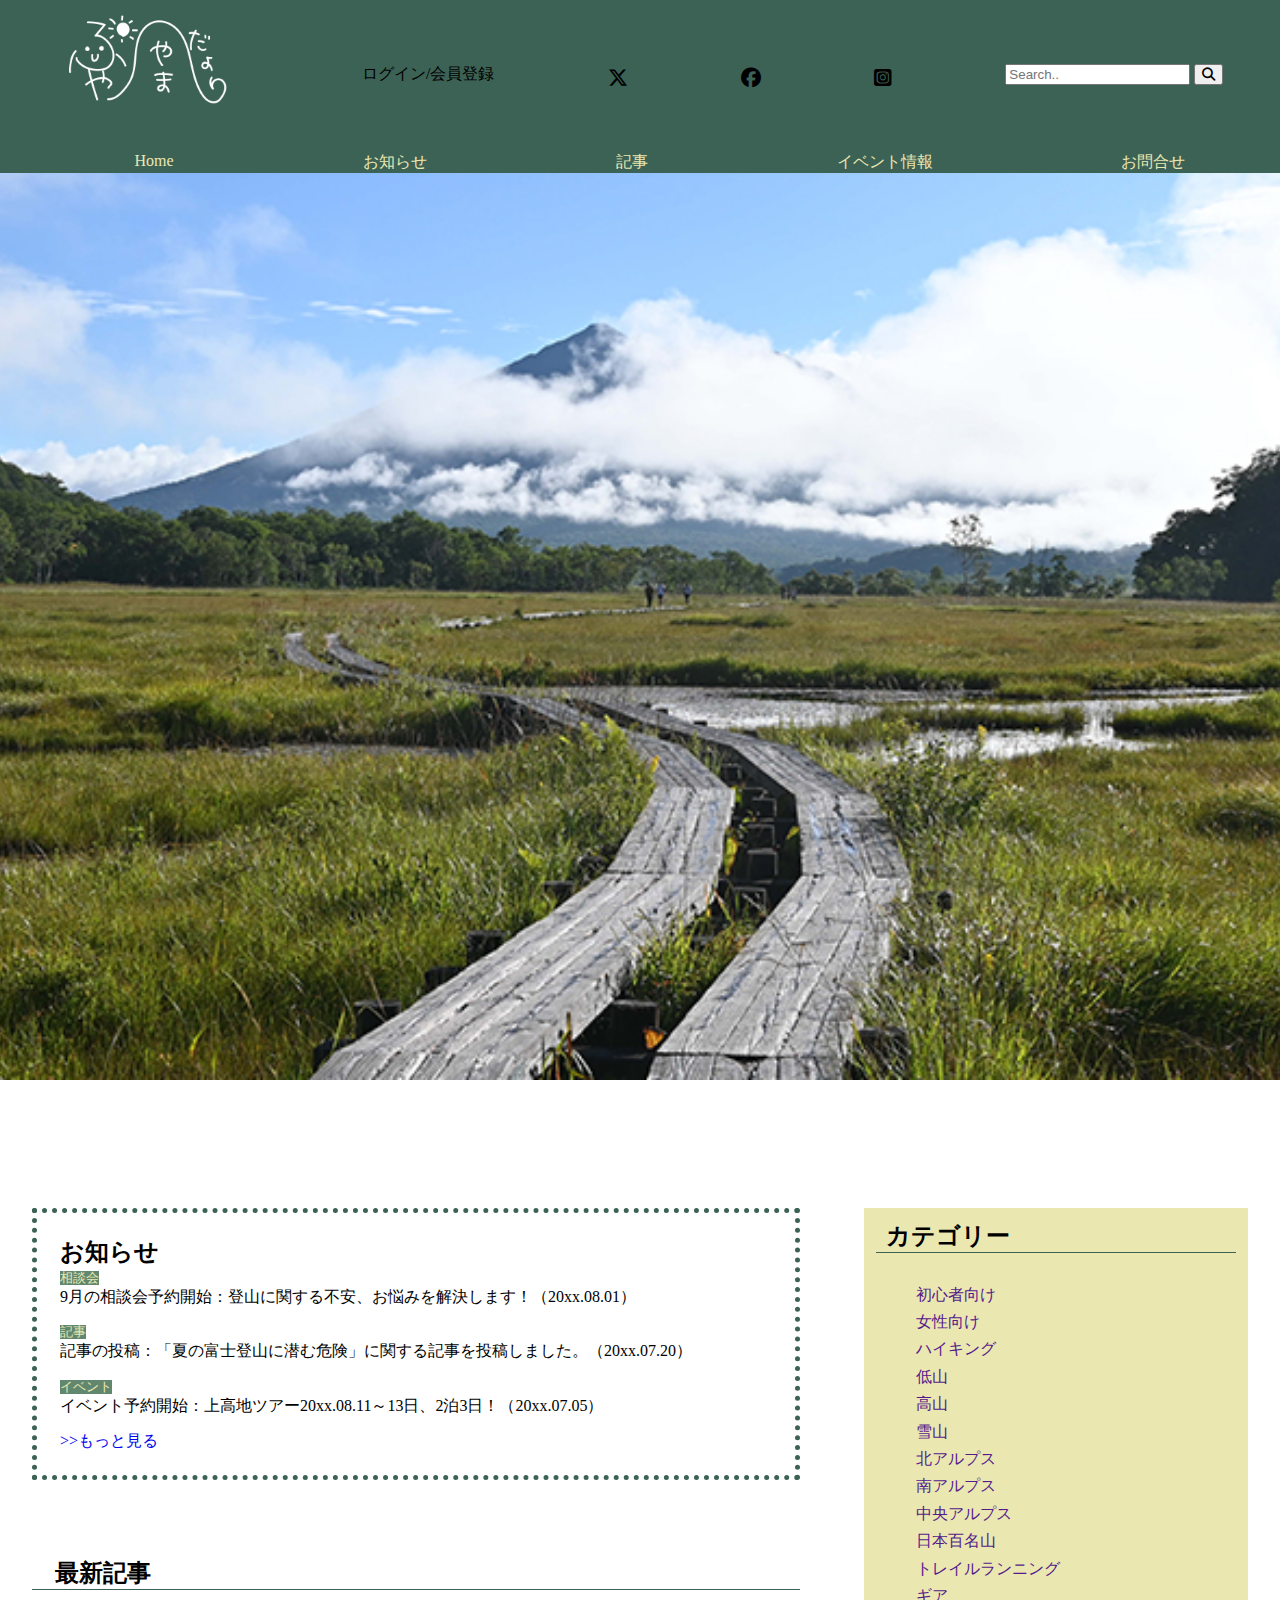
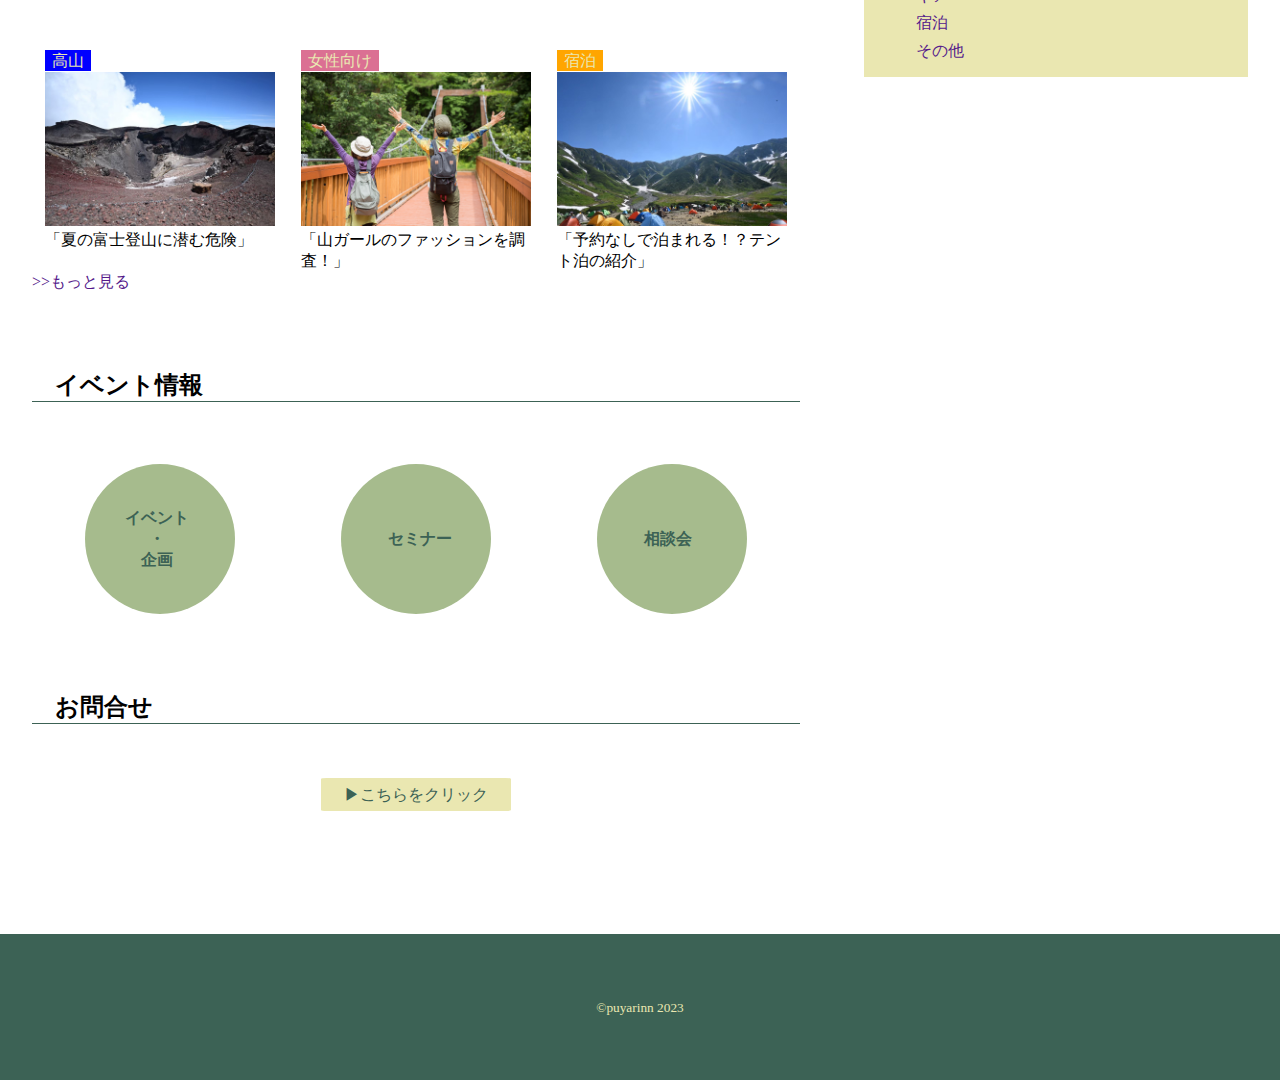
<file: index.html>
<!DOCTYPE html>
<html lang="ja">
<head>
    <meta charset="UTF-8">
    <meta name="viewport" content="width=device-width, initial-scale=1.0">
    <title>ぷや山便り</title>
    <link rel="stylesheet" href="https://cdnjs.cloudflare.com/ajax/libs/font-awesome/6.4.2/css/all.min.css">
    <link rel="stylesheet" href="style.css">
</head>
<body>
    <header>
        <div class="header-area">
            <div class="header-flex">
                <h1 class="logo"><img src="images/puyayamadayori.png" class="logo-img"></h1>
                <div class="login">ログイン/会員登録</div>
                <i class="fa-brands fa-x-twitter fa-lg"></i>
                <i class="fa-brands fa-facebook fa-lg"></i>
                <i class="fa-brands fa-square-instagram fa-lg"></i>
                <div class="search">
                    <input type="text" placeholder="Search..">
                    <button type="submit"><i class="fa fa-search"></i></button>
                </div>
            </div>
            <nav>
                <ul class="nav-menu">
                    <li><a href="#">Home</a></li>
                    <li><a href="https://aorin5gogo.github.io/puyayamadayori-news/">お知らせ</a></li>
                    <li><a href="https://aorin5gogo.github.io/puyayamadayori-article/">記事</a></li>
                    <li><a href="#">イベント情報</a></li>
                    <li><a href="https://aorin5gogo.github.io/puyayamadayori-contact/">お問合せ</a></li>
                </ul>
            </nav>
        </div>
    </header>

    <div class="container">
        <main class="wrapper">
            <div class="news">
                <div class="news-contents">
                    <h2>お知らせ</h2>
                <span class="tab">相談会</span>
                <p>9月の相談会予約開始：登山に関する不安、お悩みを解決します！（20xx.08.01）</p>
                <span class="tab">記事</span>
                <p>記事の投稿：「夏の富士登山に潜む危険」に関する記事を投稿しました。（20xx.07.20）</p>
                <span class="tab">イベント</span>
                <p>イベント予約開始：上高地ツアー20xx.08.11～13日、2泊3日！（20xx.07.05）</p>
                <a class="more" id="news-more" href="https://aorin5gogo.github.io/puyayamadayori-news/">>>もっと見る</a>
                </div>
            </div>
            <article class="wrapper">
                <h2 class="title">最新記事</h2>
                <div class="article-container">
                    <div class="article-content">
                        <p class="article-title kouzan">高山</p>
                        <img src="images/mt_fuji.jpg">
                        <p>「夏の富士登山に潜む危険」</p>
                    </div>
                    <div class="article-content">
                        <p class="article-title women">女性向け</p>
                        <img src="images/2792116_m_copy.jpg">
                        <p>「山ガールのファッションを調査！」</p>
                    </div>
                    <div class="article-content">
                        <p class="article-title lodging">宿泊</p>
                        <img src="images/raityouzawa_camp.jpg">
                        <p>「予約なしで泊まれる！？テント泊の紹介」</p>
                    </div>
                </div>
                <a class="more" id="article-more" href="">>>もっと見る</a>
            </article>
            <section class="wrapper">
                <h2 class="title">イベント情報</h2>
                <div class="event-container">
                    <div class="event-content">
                        <a href="" class="icon1">イベント<br>・<br>企画</a>
                    </div>
                    <div class="event-content">
                        <a href="" class="icon2">セミナー</a>
                    </div>
                    <div class="event-content">
                        <a href="" class="icon3">相談会</a>
                    </div>
                </div>
            </section>
            <div class="contact wrapper">
                <h2 class="title">お問合せ</h2>
                <div><a>▶こちらをクリック</a></div>
            </div>
        </main>
        <aside class="wrapper">
            <div class="aside-container">
                <h2 class="title">カテゴリー</h2>
                <ul class="category-nav">
                    <li><a href="">初心者向け</a></li>
                    <li><a href="">女性向け</a></li>
                    <li><a href="">ハイキング</a></li>
                    <li><a href="">低山</a></li>
                    <li><a href="">高山</a></li>
                    <li><a href="">雪山</a></li>
                    <li><a href="">北アルプス</a></li>
                    <li><a href="">南アルプス</a></li>
                    <li><a href="">中央アルプス</a></li>
                    <li><a href="">日本百名山</a></li>
                    <li><a href="">トレイルランニング</a></li>
                    <li><a href="">ギア</a></li>
                    <li><a href="">宿泊</a></li>
                    <li><a href="">その他</a></li>
                </ul>
            </div>
        </aside>
    </div>
    <footer>
        <p> <small>©puyarinn 2023</small></p>
    </footer>
    <p id="page-top"><a href="#"><i class="fa-solid fa-angle-up"></i></a></p>
    <script src="https://ajax.googleapis.com/ajax/libs/jquery/3.7.0/jquery.min.js"></script>
    <script src="try.js"></script>
</body>
</html>
</file>
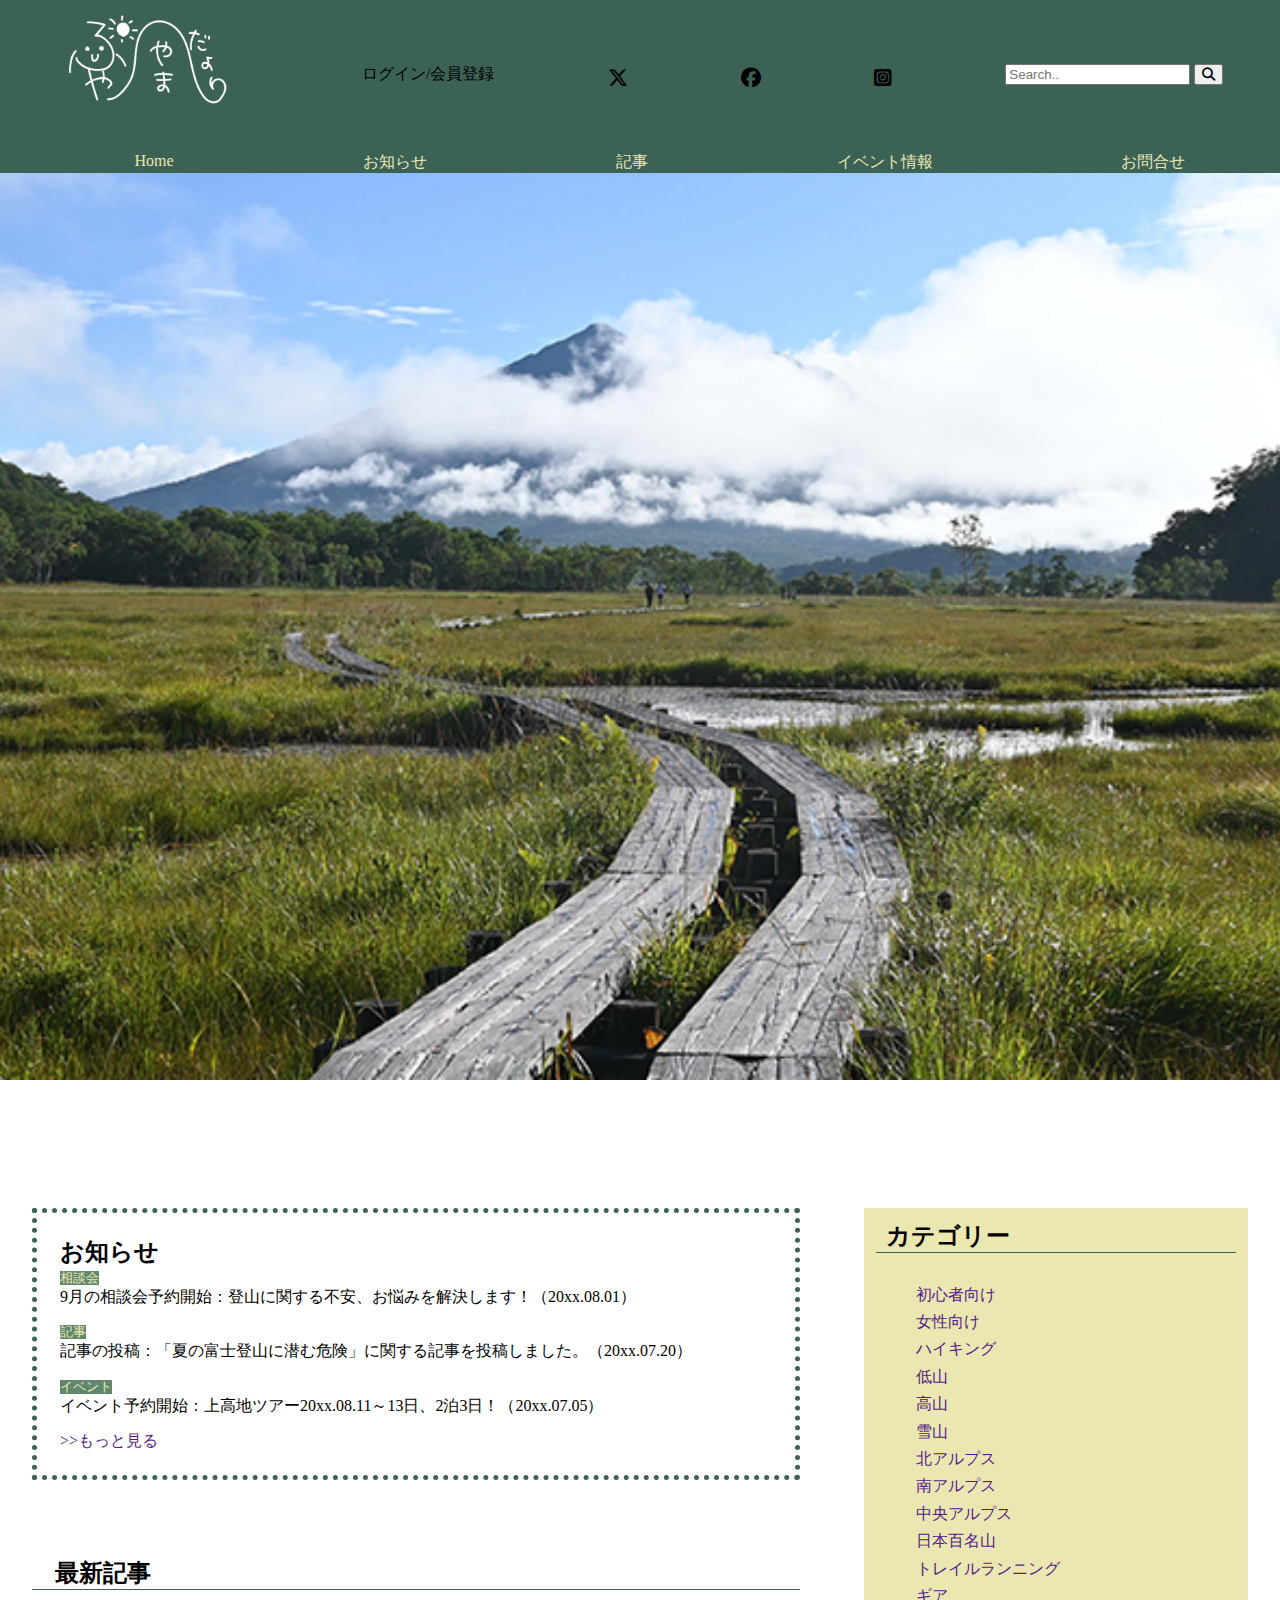
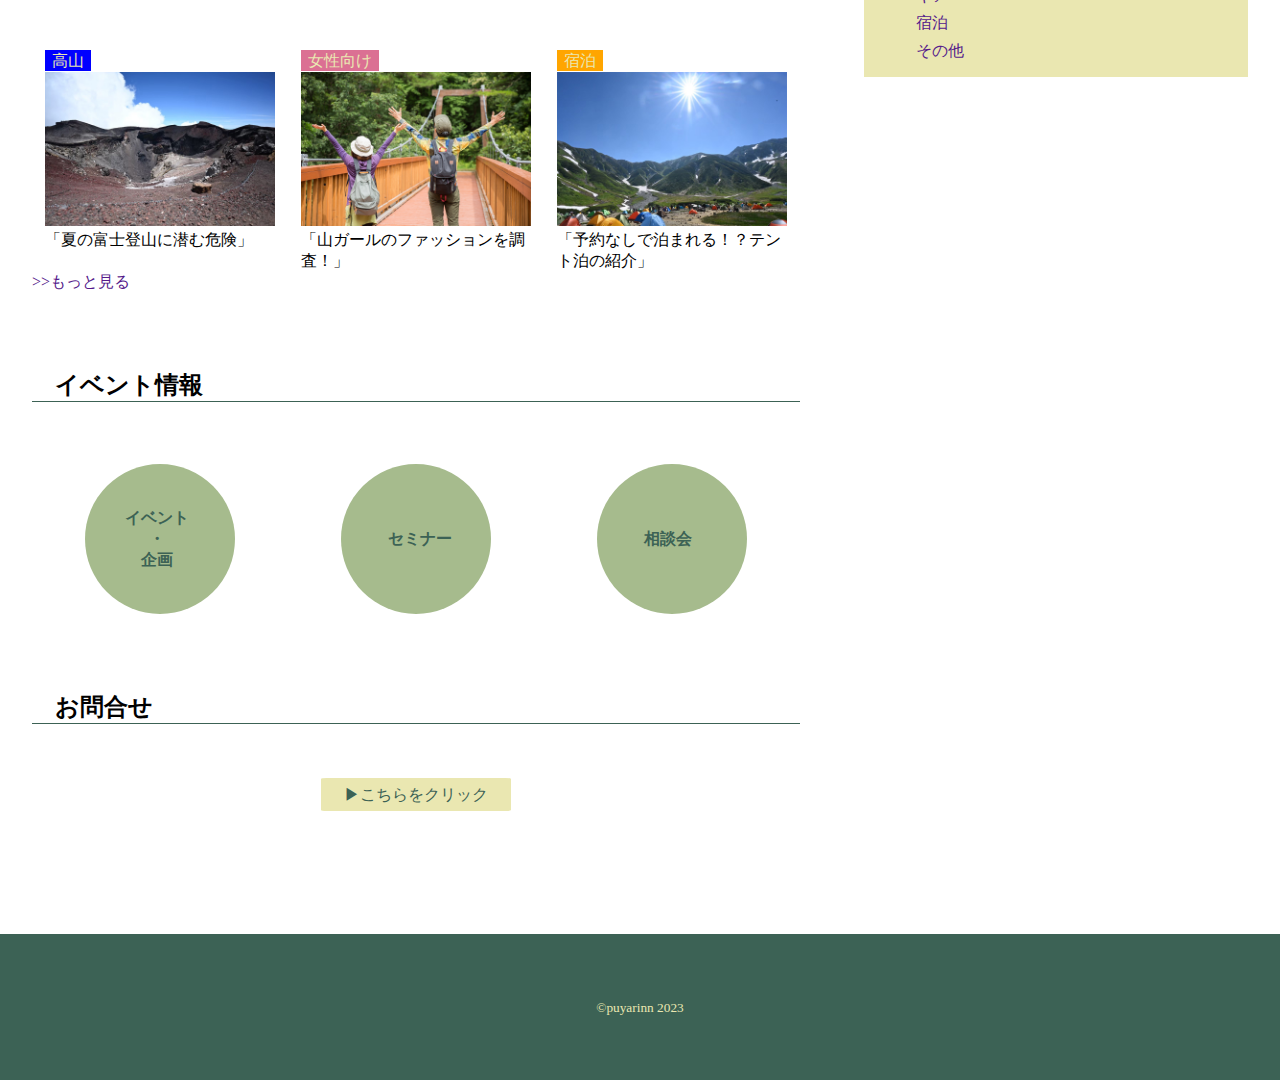
<file: home.html>
<!DOCTYPE html>
<html lang="ja">
<head>
    <meta charset="UTF-8">
    <meta name="viewport" content="width=device-width, initial-scale=1.0">
    <title>ぷや山便り</title>
    <link rel="stylesheet" href="https://cdnjs.cloudflare.com/ajax/libs/font-awesome/6.4.2/css/all.min.css">
    <link rel="stylesheet" href="style.css">
</head>
<body>
    <header>
        <div class="header-area">
            <div class="header-flex">
                <h1 class="logo"><img src="images/puyayamadayori.png" class="logo-img"></h1>
                <div class="login">ログイン/会員登録</div>
                <i class="fa-brands fa-x-twitter fa-lg"></i>
                <i class="fa-brands fa-facebook fa-lg"></i>
                <i class="fa-brands fa-square-instagram fa-lg"></i>
                <div class="search">
                    <input type="text" placeholder="Search..">
                    <button type="submit"><i class="fa fa-search"></i></button>
                </div>
            </div>
            <nav>
                <ul class="nav-menu">
                    <li><a href="#">Home</a></li>
                    <li><a href="#">お知らせ</a></li>
                    <li><a href="#">記事</a></li>
                    <li><a href="#">イベント情報</a></li>
                    <li><a href="#">お問合せ</a></li>
                </ul>
            </nav>
        </div>
    </header>

    <div class="container">
        <main class="wrapper">
            <div class="news">
                <div class="news-contents">
                    <h2>お知らせ</h2>
                <span class="tab">相談会</span>
                <p>9月の相談会予約開始：登山に関する不安、お悩みを解決します！（20xx.08.01）</p>
                <span class="tab">記事</span>
                <p>記事の投稿：「夏の富士登山に潜む危険」に関する記事を投稿しました。（20xx.07.20）</p>
                <span class="tab">イベント</span>
                <p>イベント予約開始：上高地ツアー20xx.08.11～13日、2泊3日！（20xx.07.05）</p>
                <a class="more" id="news-more" href="">>>もっと見る</a>
                </div>
            </div>
            <article class="wrapper">
                <h2 class="title">最新記事</h2>
                <div class="article-container">
                    <div class="article-content">
                        <p class="article-title kouzan">高山</p>
                        <img src="images/mt_fuji.jpg">
                        <p>「夏の富士登山に潜む危険」</p>
                    </div>
                    <div class="article-content">
                        <p class="article-title women">女性向け</p>
                        <img src="images/2792116_m_copy.jpg">
                        <p>「山ガールのファッションを調査！」</p>
                    </div>
                    <div class="article-content">
                        <p class="article-title lodging">宿泊</p>
                        <img src="images/raityouzawa_camp.jpg">
                        <p>「予約なしで泊まれる！？テント泊の紹介」</p>
                    </div>
                </div>
                <a class="more" id="article-more" href="">>>もっと見る</a>
            </article>
            <section class="wrapper">
                <h2 class="title">イベント情報</h2>
                <div class="event-container">
                    <div class="event-content">
                        <a href="" class="icon1">イベント<br>・<br>企画</a>
                    </div>
                    <div class="event-content">
                        <a href="" class="icon2">セミナー</a>
                    </div>
                    <div class="event-content">
                        <a href="" class="icon3">相談会</a>
                    </div>
                </div>
            </section>
            <div class="contact wrapper">
                <h2 class="title">お問合せ</h2>
                <div><a>▶こちらをクリック</a></div>
            </div>
        </main>
        <aside class="wrapper">
            <div class="aside-container">
                <h2 class="title">カテゴリー</h2>
                <ul class="category-nav">
                    <li><a href="">初心者向け</a></li>
                    <li><a href="">女性向け</a></li>
                    <li><a href="">ハイキング</a></li>
                    <li><a href="">低山</a></li>
                    <li><a href="">高山</a></li>
                    <li><a href="">雪山</a></li>
                    <li><a href="">北アルプス</a></li>
                    <li><a href="">南アルプス</a></li>
                    <li><a href="">中央アルプス</a></li>
                    <li><a href="">日本百名山</a></li>
                    <li><a href="">トレイルランニング</a></li>
                    <li><a href="">ギア</a></li>
                    <li><a href="">宿泊</a></li>
                    <li><a href="">その他</a></li>
                </ul>
            </div>
        </aside>
    </div>
    <footer>
        <p> <small>©puyarinn 2023</small></p>
    </footer>
    <p id="page-top"><a href="#"><i class="fa-solid fa-angle-up"></i></a></p>
    <script src="https://ajax.googleapis.com/ajax/libs/jquery/3.7.0/jquery.min.js"></script>
    <script src="try.js"></script>
</body>
</html>
</file>
<file: style.css>
*{
    margin: 0 auto;
    padding: 0 auto;
    list-style: none;
    text-decoration: none;
}


header{
    background-image: url(images/DSC_8618_sono.jpg);
    background-repeat: no-repeat;
    background-size: cover;
    background-position: center;
    width: 100%;
    height: 120vh;
}

.header-area{
    background-color: #3C6255;
}

.header-flex{
    display: flex;
    justify-content: space-around;
}

.logo{
    width: 15%;
}

.logo-img{
    width: 100%;
}

.login,.search{
    padding-top:5%;
}

.login:hover{
    color: white;
    opacity: 0.8;
    cursor:default;
}

.fa-brands{
    text-align:center;
    padding-top:6%;
}

.fa-brands:hover{
    color: white;
    opacity: 0.8;
}

.nav-menu{
    display: flex;
}

.nav-menu a{
    color: #EAE7B1;
}

.nav-menu a:hover{
    opacity: 0.5;
}

.container{
    display: flex;
}

main{
    width: 60%;
}

aside{
    width: 30%;
}

.wrapper{
    margin-top:10%;
}

.news{
    border:5px dotted #3C6255;
    padding:3%;
}

.tab{
    font-size:0.8rem;
    background-color: #61876E;
    color: #EAE7B1;
    margin-top:5%;
}

.news-contents p{
    padding-bottom: 2%;
}

.more{
    margin-top:5%;
}

.article-container{
    display: flex;
}

.article-content{
    width: 30%;
}

.article-content img{
    width: 100%;
}

.title{
    padding:0 3%;
    border-bottom:1px solid #3C6255;
    margin-bottom: 8%;
}

.article-title{
    color: #EAE7B1;
    display: inline;
    padding:1% 3%;
}

.kouzan{
    background-color: blue;
    color: #EAE7B1;
}

.women{
    background-color: palevioletred;
}

.lodging{
    background-color: orange;
}

.event-container{
    display: flex;
}

.event-content{
    background-color:#A6BB8D ;
    width: 150px;
    height: 150px;
    border-radius: 50%;
    position: relative;
}

.event-content:hover{
    opacity: 0.6;
    cursor: pointer;
}


.icon1{
    color: #3C6255;
    font-weight: bold;
    display: block;
    text-align: center;
    position: absolute;
    top: 50%;
    left: 5%;
    transform: translate(50%,-50%);
    text-align: center;
    align-items: center;
}


.icon2{
    color: #3C6255;
    font-weight: bold;
    display: block;
    text-align: center;
    position: absolute;
    top: 50%;
    left: 10%;
    transform: translate(50%,-50%);
    text-align: center;
    align-items: center;
}



.icon3{
    color: #3C6255;
    font-weight: bold;
    display: block;
    text-align: center;
    position: absolute;
    top: 50%;
    left: 15%;
    transform: translate(50%,-50%);
    text-align: center;
    align-items: center;
}

.aside-container{
    background-color:#EAE7B1;
    padding:3%;
}

.category-title{
    padding-left:10%;
    padding-bottom: 10%;
}

.category-nav li{
    padding:1% 0;
}

.category-nav li:hover{
    opacity: 0.6;
    cursor: pointer;
}


.contact div{
    text-align: center;
}

.contact a{
    text-align: center;
    background-color: #EAE7B1;
    padding:1% 3%;
    border-radius: 3%;
    color:#3C6255;
}

.contact a:active{
    position: relative;
    top:3%;
    left:1%;
    cursor: pointer;
    opacity: 0.8;
    box-shadow: 3px 3px #3C6255;
}

footer{
    background-color: #3C6255;
    margin-top:10%;
    padding: 5% 0;
}

footer p{
    text-align: center;
    color: #EAE7B1;
}




/* スクロールトップの設定 */

#page-top{
    position: fixed;
    bottom:20px;
    right: 20px;
    z-index:2;
    opacity: 0;
    transform: translateY(100px);
}

#page-top a{
    font-size: 2rem;
    display: flex;
    justify-content: center;
    align-items: center;
    background-color:#A6BB8D;
    border-radius: 50%;
    width:60px;
    height: 60px;
    color:#fff6f4;
    text-align: center;
    padding-left:1%;
    padding-right: 1%;
}

@keyframes UpAnime {
    from{
        opacity:0 ;
        transform:translateY(100px);
    }
    to{
        opacity: 1;
        transform: translateY(0);
    }
}

.up-move{
    animation:UpAnime 0.5s forwards;
}


@keyframes DownAnime {
    from{
        opacity: 1;
        transform: translateY(0);
    }

    to{
        opacity: 0;
        transform: translateY(100px);
    }
}

.down-move{
    animation:DownAnime 0.5s forwards;
}
</file>
